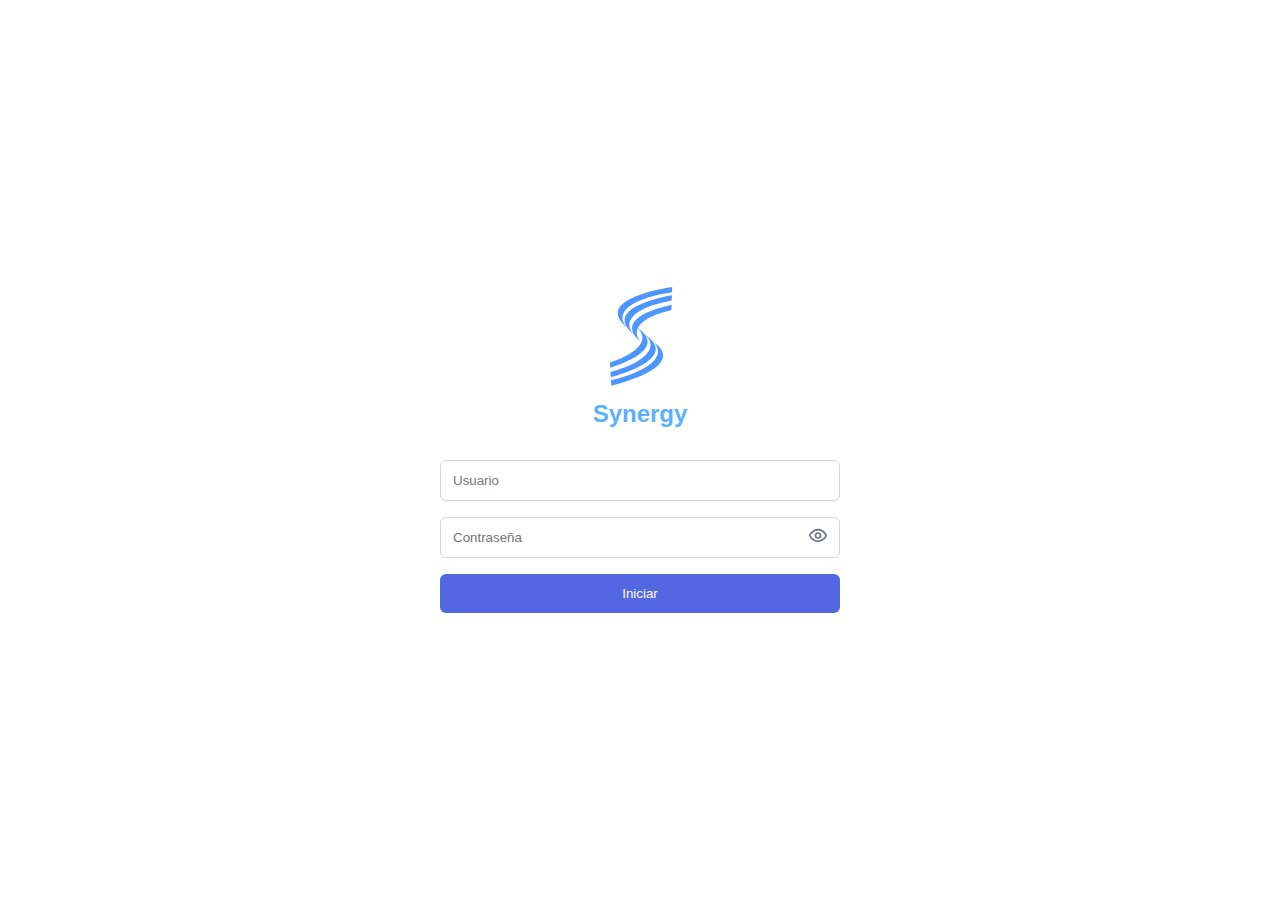
<file: index.html>
<!DOCTYPE html>
<html lang="es">
<head>
    <meta charset="UTF-8">
<!-- Añadir estos meta tags en el <head> -->
    <meta name="apple-mobile-web-app-capable" content="yes">
    <meta name="apple-mobile-web-app-status-bar-style" content="black-translucent">
    <meta name="apple-mobile-web-app-title" content="Synergy">
    <link rel="apple-touch-icon" href="logo.png">
<meta name="viewport" content="width=device-width, initial-scale=1, minimum-scale=1, maximum-scale=1, user-scalable=no, viewport-fit=cover">
    <title>Synergy - Login</title>
    <link rel="stylesheet" href="style.css">
</head>
<body>
    <div class="login-container">
        <div class="logo-container">
            <div class="logo-placeholder">
                <img src="Logo.svg" alt="Synergy Logo" width="66" height="101">
              </div>
            <h1 class="logo-text">Synergy</h1>
        </div>
        
        <form id="loginForm" class="login-form">
            <div id="errorMessage" class="error-message">
                Usuario o contraseña incorrectos
            </div>
            
            <div class="form-group">
                <input type="text" id="username" placeholder="Usuario" required>
            </div>
            
            <div class="form-group">
                <input type="password" id="password" placeholder="Contraseña" required>
                <button type="button" id="passwordToggle" class="password-toggle">
                    <svg xmlns="http://www.w3.org/2000/svg" width="20" height="20" viewBox="0 0 24 24" fill="none" stroke="currentColor" stroke-width="2" stroke-linecap="round" stroke-linejoin="round">
                        <path d="M2 12s3-7 10-7 10 7 10 7-3 7-10 7-10-7-10-7Z"></path>
                        <circle cx="12" cy="12" r="3"></circle>
                    </svg>
                </button>
            </div>
            
            <button type="submit" class="login-button">Iniciar</button>
        </form>
    </div>
    
    <script src="login.js"></script>
    <link rel="manifest" href="/manifest.json">
<script src="install.js"></script>
<script>
    if ('serviceWorker' in navigator) {
      const swToRegister = isIOS() ? 'ios-sw.js' : 'sw.js';
      
      window.addEventListener('load', () => {
        navigator.serviceWorker.register(swToRegister)
          .then(registration => {
            console.log('SW registered:', registration);
            if (isIOS()) registration.update();
          })
          .catch(err => console.log('SW registration failed:', err));
      });
      
      function isIOS() {
        return /iPad|iPhone|iPod/.test(navigator.userAgent) || 
               (navigator.platform === 'MacIntel' && navigator.maxTouchPoints > 1);
      }
    }
    </script>
<script>
    // Fix para scroll en iOS
    function setupIOSScroll() {
      if (/iPad|iPhone|iPod/.test(navigator.userAgent)) {
        // Deshabilitar el bounce effect
        document.body.style.overscrollBehaviorY = 'none';
        
        // Asegurar que el viewport no se mueva con el teclado
        const inputs = document.querySelectorAll('input, textarea, select');
        inputs.forEach(input => {
          input.addEventListener('focus', () => {
            setTimeout(() => {
              document.scrollingElement.scrollTop = input.getBoundingClientRect().top - 100;
            }, 100);
          });
        });
        
        // Prevenir zoom en inputs
        document.addEventListener('gesturestart', e => e.preventDefault());
      }
    }
    
    document.addEventListener('DOMContentLoaded', setupIOSScroll);
    window.addEventListener('load', setupIOSScroll);
    </script>
</body>
</html>
</file>
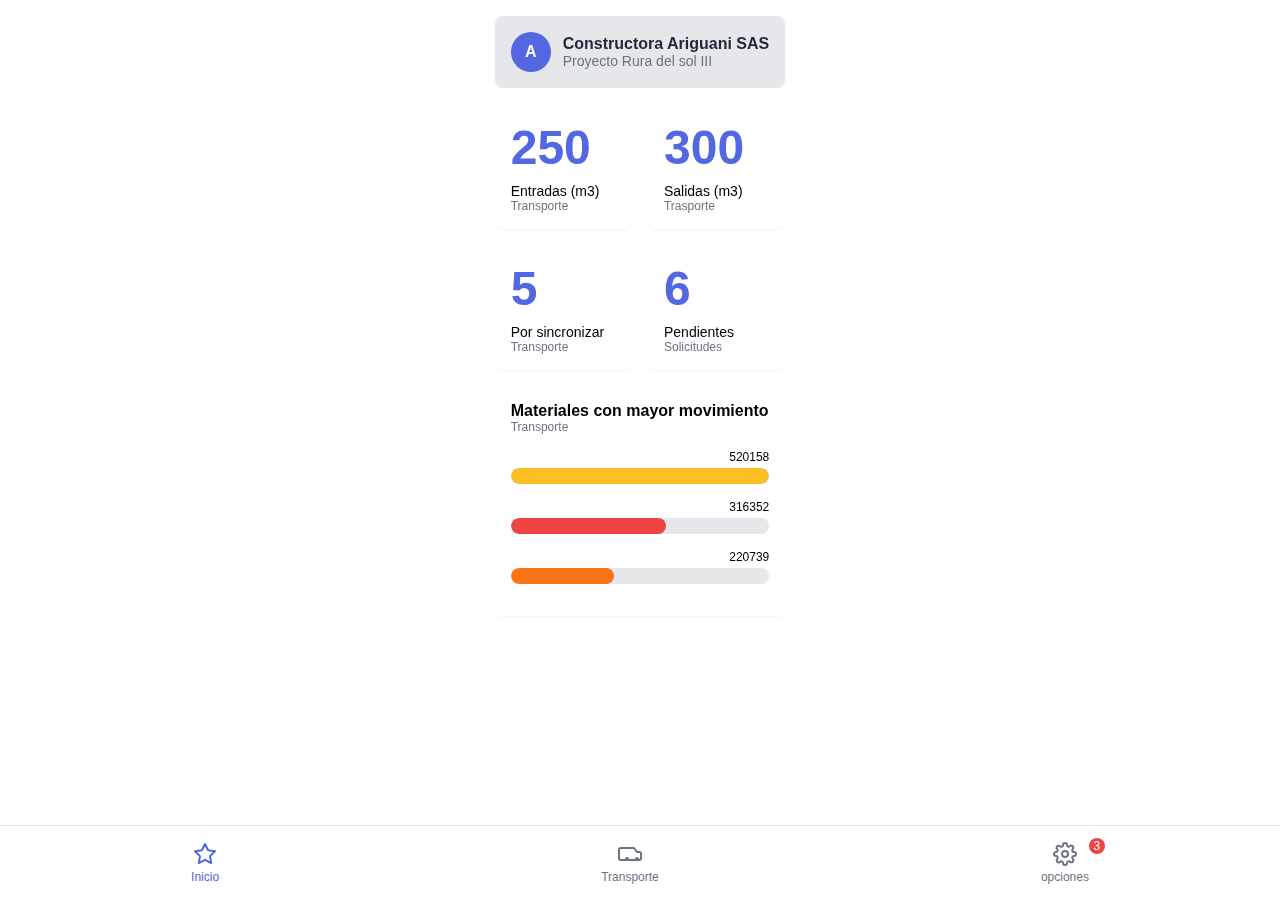
<file: dashboard.html>
<!DOCTYPE html>
<html lang="es">
<head>
    <meta name="apple-mobile-web-app-capable" content="yes">
    <meta name="apple-mobile-web-app-status-bar-style" content="black-translucent">
    <meta name="apple-mobile-web-app-title" content="Synergy">
    <link rel="apple-touch-icon" href="logo.png">
    <meta charset="UTF-8">
    <meta name="viewport" content="width=device-width, initial-scale=1, minimum-scale=1, maximum-scale=1, user-scalable=no, viewport-fit=cover">
    <title>Dashboard - Constructora Ariguani</title>
    <link rel="stylesheet" href="style.css">
    <link rel="manifest" href="/manifest.json">
</head>
<body>
    <div class="app-container">
        <main class="main-content">
            <!-- Header con información de la empresa -->
            <div class="company-header">
                <div class="avatar">
                    <span>A</span>
                </div>
                <div>
                    <h1 class="company-name">Constructora Ariguani SAS</h1>
                    <p class="project-name">Proyecto Rura del sol III</p>
                </div>
            </div>
            
            <!-- Tarjetas de estadísticas -->
            <div class="stats-grid">
                <div class="stat-card">
                    <div class="stat-number">250</div>
                    <div class="stat-label">Entradas (m3)</div>
                    <div class="stat-sublabel">Transporte</div>
                </div>
                
                <div class="stat-card">
                    <div class="stat-number">300</div>
                    <div class="stat-label">Salidas (m3)</div>
                    <div class="stat-sublabel">Trasporte</div>
                </div>
                
                <div class="stat-card">
                    <div class="stat-number">5</div>
                    <div class="stat-label">Por sincronizar</div>
                    <div class="stat-sublabel">Transporte</div>
                </div>
                
                <div class="stat-card">
                    <div class="stat-number">6</div>
                    <div class="stat-label">Pendientes</div>
                    <div class="stat-sublabel">Solicitudes</div>
                </div>
            </div>
            
            <!-- Gráfico de barras -->
            <div class="chart-card">
                <div class="chart-header">
                    <h2 class="chart-title">Materiales con mayor movimiento</h2>
                    <div class="chart-subtitle">Transporte</div>
                </div>
                
                <div class="chart-container">
                    <div class="chart-bar-container">
                        <div class="chart-bar-header">
                            <span></span>
                            <span>520158</span>
                        </div>
                        <div class="chart-bar-bg">
                            <div class="chart-bar yellow" style="width: 100%"></div>
                        </div>
                    </div>
                    
                    <div class="chart-bar-container">
                        <div class="chart-bar-header">
                            <span></span>
                            <span>316352</span>
                        </div>
                        <div class="chart-bar-bg">
                            <div class="chart-bar red" style="width: 60%"></div>
                        </div>
                    </div>
                    
                    <div class="chart-bar-container">
                        <div class="chart-bar-header">
                            <span></span>
                            <span>220739</span>
                        </div>
                        <div class="chart-bar-bg">
                            <div class="chart-bar orange" style="width: 40%"></div>
                        </div>
                    </div>
                </div>
            </div>
            
           

            <!-- Espaciador para iOS -->
            <div class="ios-spacer" style="height: env(safe-area-inset-bottom);"></div>
        </main>
        
        <!-- Barra de navegación -->
        <nav class="navbar">
            <button class="nav-button active" data-page="dashboard">
                <svg xmlns="http://www.w3.org/2000/svg" width="24" height="24" viewBox="0 0 24 24" fill="none" stroke="currentColor" stroke-width="2" stroke-linecap="round" stroke-linejoin="round">
                    <polygon points="12 2 15.09 8.26 22 9.27 17 14.14 18.18 21.02 12 17.77 5.82 21.02 7 14.14 2 9.27 8.91 8.26 12 2"></polygon>
                </svg>
                <span>Inicio</span>
            </button>
            
            <button class="nav-button" data-page="transporte">
                <svg xmlns="http://www.w3.org/2000/svg" width="24" height="24" viewBox="0 0 24 24" fill="none" stroke="currentColor" stroke-width="2" stroke-linecap="round" stroke-linejoin="round">
                    <path d="M3 6h13l3 4h2a2 2 0 0 1 2 2v4a2 2 0 0 1-2 2H3a2 2 0 0 1-2-2V8a2 2 0 0 1 2-2z"></path>
                    <circle cx="9" cy="17" r="1"></circle>
                    <circle cx="19" cy="17" r="1"></circle>
                </svg>
                <span>Transporte</span>
            </button>
            
            <button class="nav-button" data-page="opciones">
                <svg xmlns="http://www.w3.org/2000/svg" width="24" height="24" viewBox="0 0 24 24" fill="none" stroke="currentColor" stroke-width="2" stroke-linecap="round" stroke-linejoin="round">
                    <circle cx="12" cy="12" r="3"></circle>
                    <path d="M19.4 15a1.65 1.65 0 0 0 .33 1.82l.06.06a2 2 0 0 1 0 2.83 2 2 0 0 1-2.83 0l-.06-.06a1.65 1.65 0 0 0-1.82-.33 1.65 1.65 0 0 0-1 1.51V21a2 2 0 0 1-2 2 2 2 0 0 1-2-2v-.09A1.65 1.65 0 0 0 9 19.4a1.65 1.65 0 0 0-1.82.33l-.06.06a2 2 0 0 1-2.83 0 2 2 0 0 1 0-2.83l.06-.06a1.65 1.65 0 0 0 .33-1.82 1.65 1.65 0 0 0-1.51-1H3a2 2 0 0 1-2-2 2 2 0 0 1 2-2h.09A1.65 1.65 0 0 0 4.6 9a1.65 1.65 0 0 0-.33-1.82l-.06-.06a2 2 0 0 1 0-2.83 2 2 0 0 1 2.83 0l.06.06a1.65 1.65 0 0 0 1.82.33H9a1.65 1.65 0 0 0 1-1.51V3a2 2 0 0 1 2-2 2 2 0 0 1 2 2v.09a1.65 1.65 0 0 0 1 1.51 1.65 1.65 0 0 0 1.82-.33l.06-.06a2 2 0 0 1 2.83 0 2 2 0 0 1 0 2.83l-.06.06a1.65 1.65 0 0 0-.33 1.82V9a1.65 1.65 0 0 0 1.51 1H21a2 2 0 0 1 2 2 2 2 0 0 1-2 2h-.09a1.65 1.65 0 0 0-1.51 1z"></path>
                </svg>
                <span>opciones</span>
                <span class="notification-badge">3</span>
            </button>
        </nav>
    </div>
    
    <script src="app.js"></script>
    <script src="install.js"></script>
    <script>
    document.addEventListener('DOMContentLoaded', function() {
        // Ajustar altura dinámica para iOS
        const isIOS = /iPad|iPhone|iPod/.test(navigator.userAgent) || 
                      (navigator.platform === 'MacIntel' && navigator.maxTouchPoints > 1);
        
        if (isIOS) {
            const setAppHeight = () => {
                document.documentElement.style.height = `${window.innerHeight}px`;
                document.body.style.height = `${window.innerHeight}px`;
            };
            
            window.addEventListener('resize', setAppHeight);
            setAppHeight();
        }
    });
    </script>
</body>
</html>
</file>
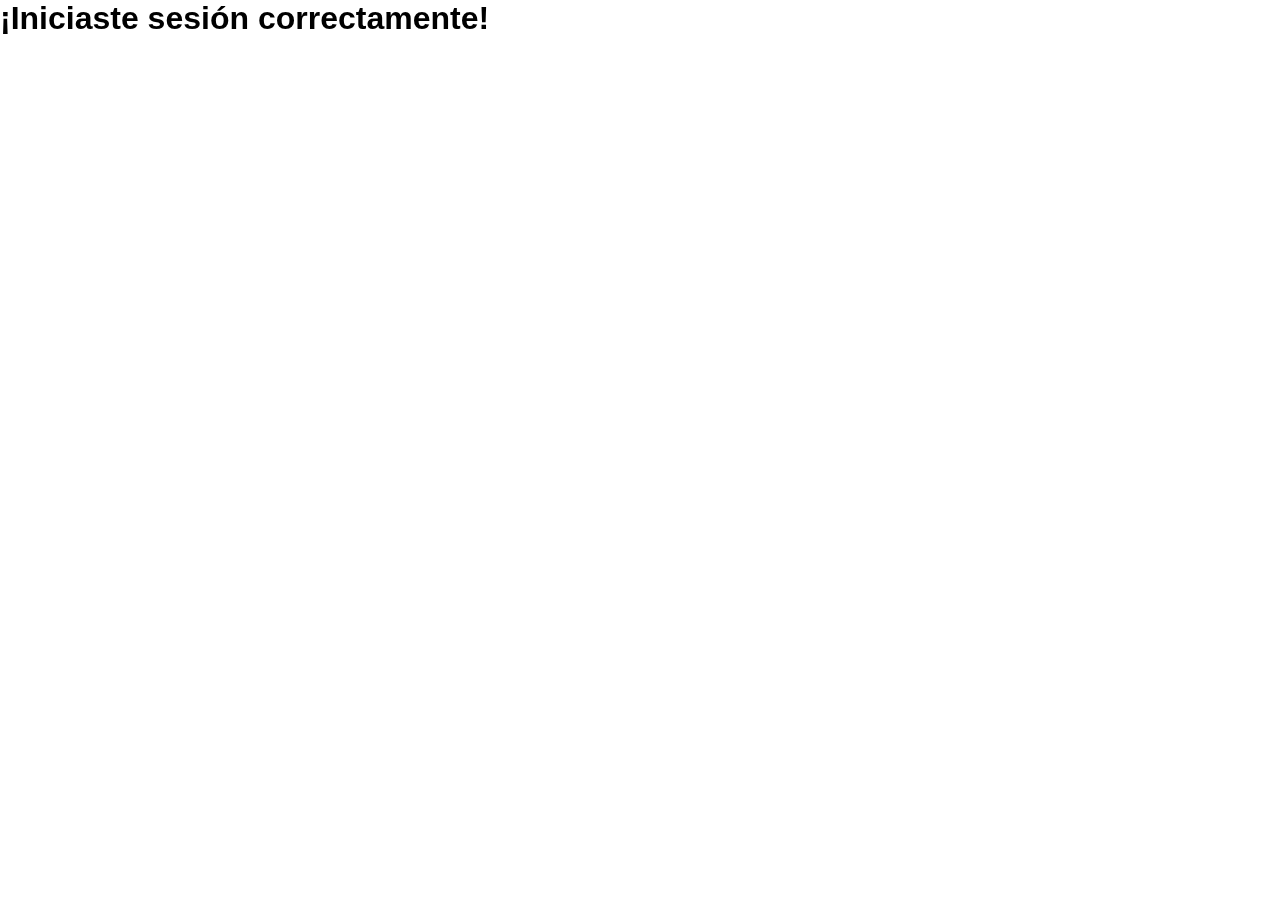
<file: login.html>
<!DOCTYPE html>
<html lang="en">
<head>
  <meta charset="UTF-8">
  <meta name="viewport" content="width=device-width, initial-scale=1, minimum-scale=1, maximum-scale=1, user-scalable=no, viewport-fit=cover">
  <title>Inicio</title>
  <link rel="stylesheet" href="style.css">
</head>
<body>
  <div class="container">
    <h1>¡Iniciaste sesión correctamente!</h1>
  </div>
</body>
<link rel="manifest" href="/manifest.json">
<script src="install.js"></script>
</html>
</file>
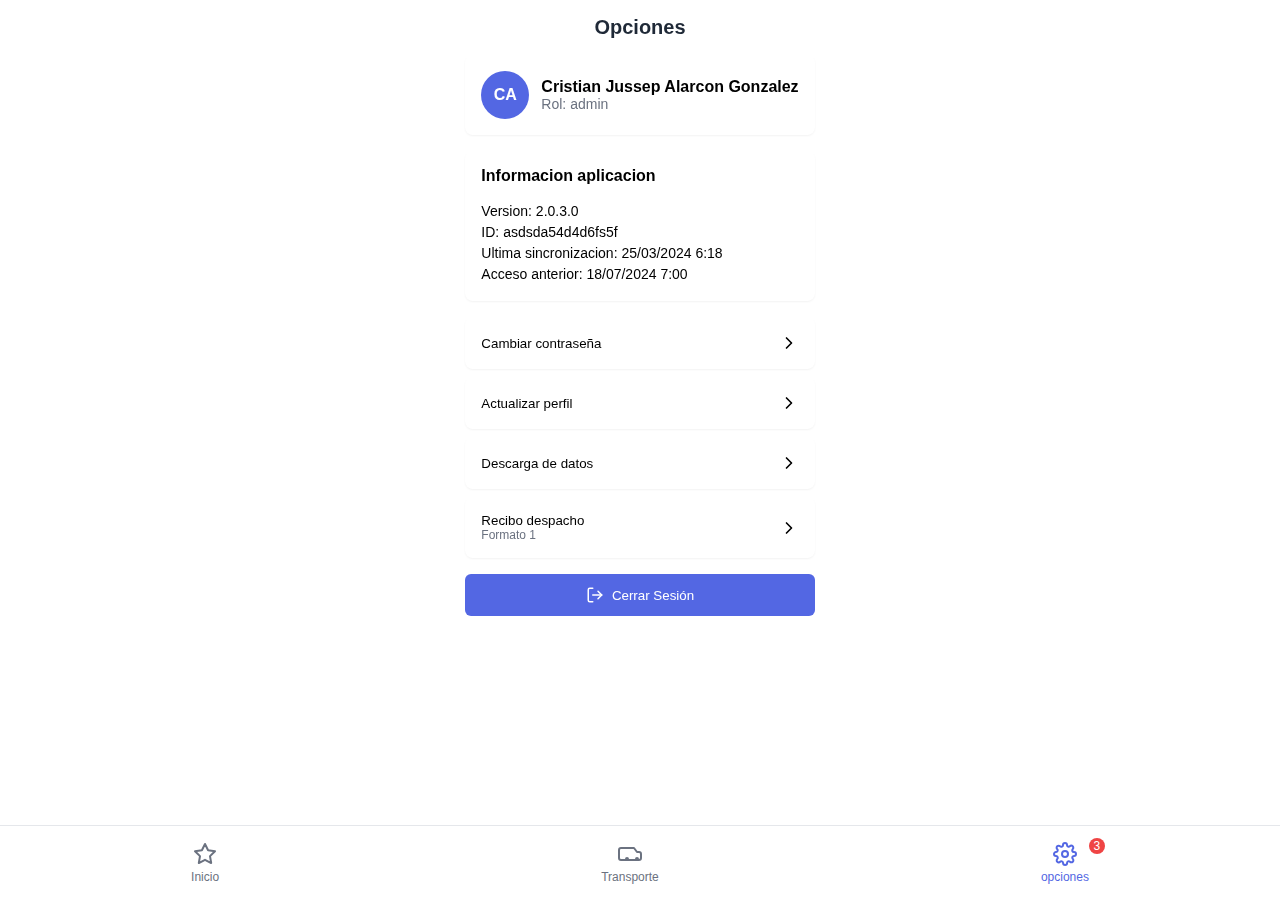
<file: opciones.html>
<!DOCTYPE html>
<html lang="es">
<head>
    <!-- Añadir estos meta tags en el <head> -->
<meta name="apple-mobile-web-app-capable" content="yes">
<meta name="apple-mobile-web-app-status-bar-style" content="black-translucent">
<meta name="apple-mobile-web-app-title" content="Synergy">
<link rel="apple-touch-icon" href="logo.png">
    <meta charset="UTF-8">
    <meta name="viewport" content="width=device-width, initial-scale=1, minimum-scale=1, maximum-scale=1, user-scalable=no, viewport-fit=cover">
    <title>Opciones - Constructora Ariguani</title>
    <link rel="stylesheet" href="style.css">
</head>
<body>
    <div class="app-container">
        <main class="main-content">
            <h1 class="page-title text-center">Opciones</h1>
            
            <!-- Información del usuario -->
            <div class="user-card">
                <div class="user-avatar">
                    <span>CA</span>
                </div>
                <div class="user-info">
                    <h2 class="user-name">Cristian Jussep Alarcon Gonzalez</h2>
                    <p class="user-role">Rol: admin</p>
                </div>
            </div>
            
            <!-- Información de la aplicación -->
            <div class="card">
                <h2 class="card-title">Informacion aplicacion</h2>
                <div class="app-info">
                    <p><span class="info-label">Version:</span> 2.0.3.0</p>
                    <p><span class="info-label">ID:</span> asdsda54d4d6fs5f</p>
                    <p><span class="info-label">Ultima sincronizacion:</span> 25/03/2024 6:18</p>
                    <p><span class="info-label">Acceso anterior:</span> 18/07/2024 7:00</p>
                </div>
            </div>
            
            <!-- Opciones de menú -->
            <div class="menu-options">
                <button class="menu-option">
                    <span>Cambiar contraseña</span>
                    <svg xmlns="http://www.w3.org/2000/svg" width="20" height="20" viewBox="0 0 24 24" fill="none" stroke="currentColor" stroke-width="2" stroke-linecap="round" stroke-linejoin="round">
                        <polyline points="9 18 15 12 9 6"></polyline>
                    </svg>
                </button>
                
                <button class="menu-option">
                    <span>Actualizar perfil</span>
                    <svg xmlns="http://www.w3.org/2000/svg" width="20" height="20" viewBox="0 0 24 24" fill="none" stroke="currentColor" stroke-width="2" stroke-linecap="round" stroke-linejoin="round">
                        <polyline points="9 18 15 12 9 6"></polyline>
                    </svg>
                </button>
                
                <button class="menu-option">
                    <span>Descarga de datos</span>
                    <svg xmlns="http://www.w3.org/2000/svg" width="20" height="20" viewBox="0 0 24 24" fill="none" stroke="currentColor" stroke-width="2" stroke-linecap="round" stroke-linejoin="round">
                        <polyline points="9 18 15 12 9 6"></polyline>
                    </svg>
                </button>
                
                <button class="menu-option">
                    <div>
                        <span>Recibo despacho</span>
                        <p class="option-subtitle">Formato 1</p>
                    </div>
                    <svg xmlns="http://www.w3.org/2000/svg" width="20" height="20" viewBox="0 0 24 24" fill="none" stroke="currentColor" stroke-width="2" stroke-linecap="round" stroke-linejoin="round">
                        <polyline points="9 18 15 12 9 6"></polyline>
                    </svg>
                </button>
            </div>
            
            <!-- Botón de cerrar sesión -->
            <button id="logoutButton" class="logout-button">
                <svg xmlns="http://www.w3.org/2000/svg" width="18" height="18" viewBox="0 0 24 24" fill="none" stroke="currentColor" stroke-width="2" stroke-linecap="round" stroke-linejoin="round">
                    <path d="M9 21H5a2 2 0 0 1-2-2V5a2 2 0 0 1 2-2h4"></path>
                    <polyline points="16 17 21 12 16 7"></polyline>
                    <line x1="21" y1="12" x2="9" y2="12"></line>
                </svg>
                Cerrar Sesión
            </button>
        </main>
        
        <!-- Barra de navegación -->
        <nav class="navbar">
            <button class="nav-button" data-page="dashboard">
                <svg xmlns="http://www.w3.org/2000/svg" width="24" height="24" viewBox="0 0 24 24" fill="none" stroke="currentColor" stroke-width="2" stroke-linecap="round" stroke-linejoin="round">
                    <polygon points="12 2 15.09 8.26 22 9.27 17 14.14 18.18 21.02 12 17.77 5.82 21.02 7 14.14 2 9.27 8.91 8.26 12 2"></polygon>
                </svg>
                <span>Inicio</span>
            </button>
            
            <button class="nav-button" data-page="transporte">
                <svg xmlns="http://www.w3.org/2000/svg" width="24" height="24" viewBox="0 0 24 24" fill="none" stroke="currentColor" stroke-width="2" stroke-linecap="round" stroke-linejoin="round">
                    <path d="M3 6h13l3 4h2a2 2 0 0 1 2 2v4a2 2 0 0 1-2 2H3a2 2 0 0 1-2-2V8a2 2 0 0 1 2-2z"></path>
                    <circle cx="9" cy="17" r="1"></circle>
                    <circle cx="19" cy="17" r="1"></circle>
                </svg>
                <span>Transporte</span>
            </button>
            
            <button class="nav-button active" data-page="opciones">
                <svg xmlns="http://www.w3.org/2000/svg" width="24" height="24" viewBox="0 0 24 24" fill="none" stroke="currentColor" stroke-width="2" stroke-linecap="round" stroke-linejoin="round">
                    <circle cx="12" cy="12" r="3"></circle>
                    <path d="M19.4 15a1.65 1.65 0 0 0 .33 1.82l.06.06a2 2 0 0 1 0 2.83 2 2 0 0 1-2.83 0l-.06-.06a1.65 1.65 0 0 0-1.82-.33 1.65 1.65 0 0 0-1 1.51V21a2 2 0 0 1-2 2 2 2 0 0 1-2-2v-.09A1.65 1.65 0 0 0 9 19.4a1.65 1.65 0 0 0-1.82.33l-.06.06a2 2 0 0 1-2.83 0 2 2 0 0 1 0-2.83l.06-.06a1.65 1.65 0 0 0 .33-1.82 1.65 1.65 0 0 0-1.51-1H3a2 2 0 0 1-2-2 2 2 0 0 1 2-2h.09A1.65 1.65 0 0 0 4.6 9a1.65 1.65 0 0 0-.33-1.82l-.06-.06a2 2 0 0 1 0-2.83 2 2 0 0 1 2.83 0l.06.06a1.65 1.65 0 0 0 1.82.33H9a1.65 1.65 0 0 0 1-1.51V3a2 2 0 0 1 2-2 2 2 0 0 1 2 2v.09a1.65 1.65 0 0 0 1 1.51 1.65 1.65 0 0 0 1.82-.33l.06-.06a2 2 0 0 1 2.83 0 2 2 0 0 1 0 2.83l-.06.06a1.65 1.65 0 0 0-.33 1.82V9a1.65 1.65 0 0 0 1.51 1H21a2 2 0 0 1 2 2 2 2 0 0 1-2 2h-.09a1.65 1.65 0 0 0-1.51 1z"></path>
                </svg>
                <span>opciones</span>
                <span class="notification-badge">3</span>
            </button>
        </nav>
    </div>
    
    <script src="app.js"></script>
    <link rel="manifest" href="/manifest.json">
<script src="install.js"></script>
<script>
    // Fix para scroll en iOS
    function setupIOSScroll() {
      if (/iPad|iPhone|iPod/.test(navigator.userAgent)) {
        // Deshabilitar el bounce effect
        document.body.style.overscrollBehaviorY = 'none';
        
        // Asegurar que el viewport no se mueva con el teclado
        const inputs = document.querySelectorAll('input, textarea, select');
        inputs.forEach(input => {
          input.addEventListener('focus', () => {
            setTimeout(() => {
              document.scrollingElement.scrollTop = input.getBoundingClientRect().top - 100;
            }, 100);
          });
        });
        
        // Prevenir zoom en inputs
        document.addEventListener('gesturestart', e => e.preventDefault());
      }
    }
    
    document.addEventListener('DOMContentLoaded', setupIOSScroll);
    window.addEventListener('load', setupIOSScroll);
    </script>
</body>
</html>
</file>
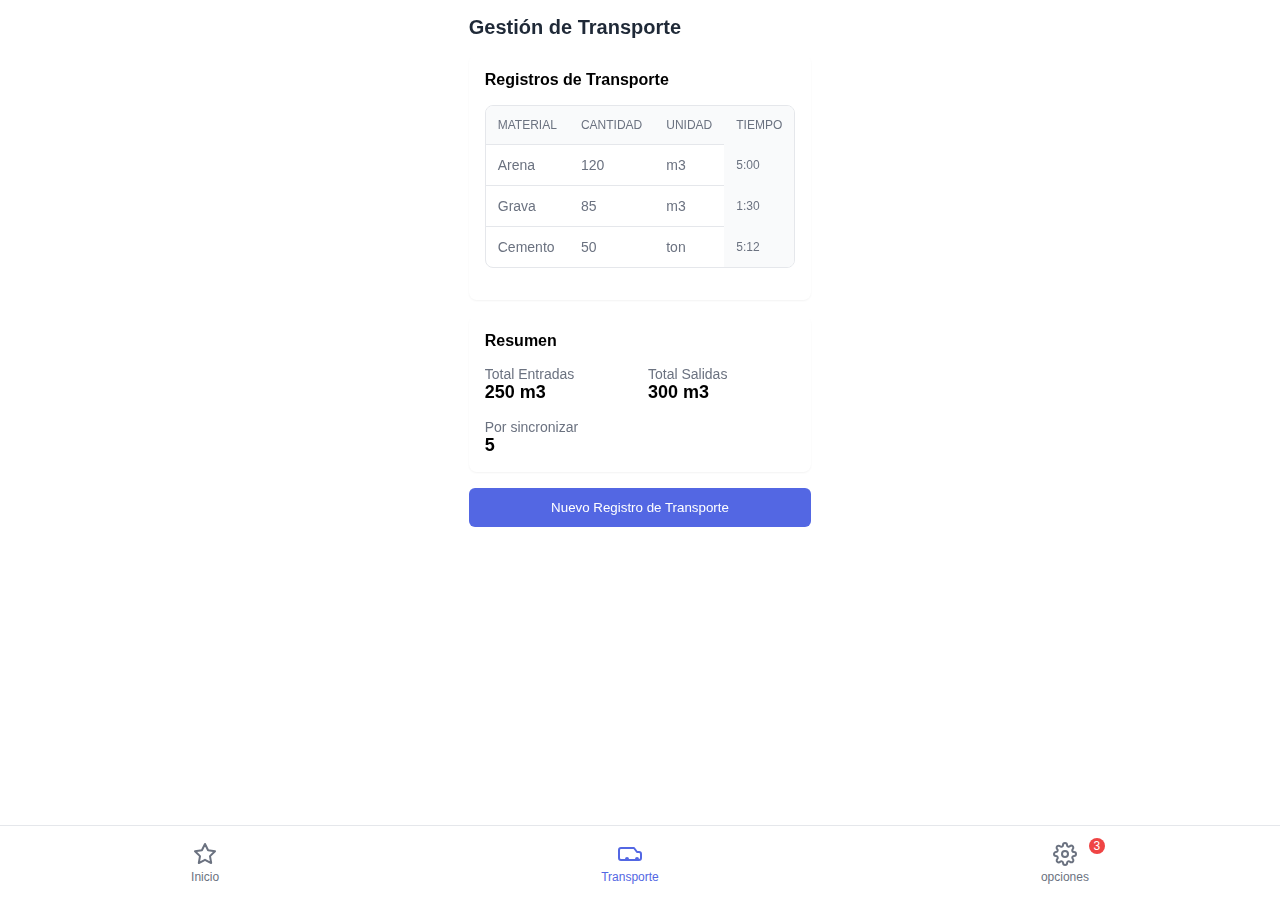
<file: transporte.html>
<!DOCTYPE html>
<html lang="es">
<head>
    <!-- Añadir estos meta tags en el <head> -->
<meta name="apple-mobile-web-app-capable" content="yes">
<meta name="apple-mobile-web-app-status-bar-style" content="black-translucent">
<meta name="apple-mobile-web-app-title" content="Synergy">
<link rel="apple-touch-icon" href="logo.png">
    <meta charset="UTF-8">
    <meta name="viewport" content="width=device-width, initial-scale=1, minimum-scale=1, maximum-scale=1, user-scalable=no, viewport-fit=cover">
    <title>Transporte - Constructora Ariguani</title>
    <link rel="stylesheet" href="style.css">
</head>
<body>
    <div class="app-container">
        <main class="main-content">
            <h1 class="page-title">Gestión de Transporte</h1>
            
            <div id="transporteListView">
                <!-- Tabla de registros -->
                <div class="card">
                    <h2 class="card-title">Registros de Transporte</h2>
                    <div class="table-container">
                        <table class="data-table">
                            <thead>
                                <tr>
                                    <th>Material</th>
                                    <th>Cantidad</th>
                                    <th>Unidad</th>
                                    <th>Tiempo</th>
                                </tr>
                            </thead>
                            <tbody>
                                <tr>
                                    <td>Arena</td>
                                    <td>120</td>
                                    <td>m3</td>
                                    <th>5:00</th>
                                </tr>
                                <tr>
                                    <td>Grava</td>
                                    <td>85</td>
                                    <td>m3</td>
                                    <th>1:30</th>
                                </tr>
                                <tr>
                                    <td>Cemento</td>
                                    <td>50</td>
                                    <td>ton</td>
                                    <th>5:12</th>
                                </tr>
                            </tbody>
                        </table>
                    </div>
                </div>
                
                <!-- Resumen -->
                <div class="card">
                    <h2 class="card-title">Resumen</h2>
                    <div class="summary-grid">
                        <div class="summary-item">
                            <p class="summary-label">Total Entradas</p>
                            <p class="summary-value">250 m3</p>
                        </div>
                        <div class="summary-item">
                            <p class="summary-label">Total Salidas</p>
                            <p class="summary-value">300 m3</p>
                        </div>
                        <div class="summary-item">
                            <p class="summary-label">Por sincronizar</p>
                            <p class="summary-value">5</p>
                        </div>
                    </div>
                </div>
                
                <button id="showFormButton" class="primary-button">Nuevo Registro de Transporte</button>
            </div>
            
            <!-- Formulario de transporte (inicialmente oculto) -->
            <div id="transporteFormView" class="hidden">
                <div class="card">
                    <h2 class="card-title">Nuevo Registro de Transporte</h2>
                    <form id="transporteForm" class="form">
                        <div class="form-group">
                            <label for="origen">Origen</label>
                            <input type="text" id="origen" name="origen" required>
                        </div>
                        
                        <div class="form-group">
                            <label for="destino">Destino</label>
                            <input type="text" id="destino" name="destino" required>
                        </div>
                        
                        <div class="form-group">
                            <label for="material">Material</label>
                            <select id="material" name="material" required>
                                <option value="">Seleccionar material</option>
                                <option value="Arena">Arena</option>
                                <option value="Grava">Grava</option>
                                <option value="Cemento">Cemento</option>
                                <option value="Acero">Acero</option>
                            </select>
                        </div>
                        
                        <div class="form-group">
                            <label for="cantidad">Cantidad</label>
                            <input type="number" id="cantidad" name="cantidad" required>
                        </div>
                        
                        <div class="form-group">
                            <label for="vehiculo">Vehículo</label>
                            <input type="text" id="vehiculo" name="vehiculo" required>
                        </div>
                        
                        <div class="form-group">
                            <label for="conductor">Conductor</label>
                            <input type="text" id="conductor" name="conductor" required>
                        </div>
                        
                        <div class="form-group">
                            <label for="fecha">Fecha</label>
                            <input type="date" id="fecha" name="fecha" required>
                        </div>
                        
                        <div class="form-buttons">
                            <button type="button" id="cancelFormButton" class="secondary-button">Cancelar</button>
                            <button type="submit" class="primary-button">Guardar</button>
                        </div>
                    </form>
                </div>
            </div>
        </main>
        
        <!-- Barra de navegación -->
        <nav class="navbar">
            <button class="nav-button" data-page="dashboard">
                <svg xmlns="http://www.w3.org/2000/svg" width="24" height="24" viewBox="0 0 24 24" fill="none" stroke="currentColor" stroke-width="2" stroke-linecap="round" stroke-linejoin="round">
                    <polygon points="12 2 15.09 8.26 22 9.27 17 14.14 18.18 21.02 12 17.77 5.82 21.02 7 14.14 2 9.27 8.91 8.26 12 2"></polygon>
                </svg>
                <span>Inicio</span>
            </button>
            
            <button class="nav-button active" data-page="transporte">
                <svg xmlns="http://www.w3.org/2000/svg" width="24" height="24" viewBox="0 0 24 24" fill="none" stroke="currentColor" stroke-width="2" stroke-linecap="round" stroke-linejoin="round">
                    <path d="M3 6h13l3 4h2a2 2 0 0 1 2 2v4a2 2 0 0 1-2 2H3a2 2 0 0 1-2-2V8a2 2 0 0 1 2-2z"></path>
                    <circle cx="9" cy="17" r="1"></circle>
                    <circle cx="19" cy="17" r="1"></circle>
                </svg>
                <span>Transporte</span>
            </button>
            
            <button class="nav-button" data-page="opciones">
                <svg xmlns="http://www.w3.org/2000/svg" width="24" height="24" viewBox="0 0 24 24" fill="none" stroke="currentColor" stroke-width="2" stroke-linecap="round" stroke-linejoin="round">
                    <circle cx="12" cy="12" r="3"></circle>
                    <path d="M19.4 15a1.65 1.65 0 0 0 .33 1.82l.06.06a2 2 0 0 1 0 2.83 2 2 0 0 1-2.83 0l-.06-.06a1.65 1.65 0 0 0-1.82-.33 1.65 1.65 0 0 0-1 1.51V21a2 2 0 0 1-2 2 2 2 0 0 1-2-2v-.09A1.65 1.65 0 0 0 9 19.4a1.65 1.65 0 0 0-1.82.33l-.06.06a2 2 0 0 1-2.83 0 2 2 0 0 1 0-2.83l.06-.06a1.65 1.65 0 0 0 .33-1.82 1.65 1.65 0 0 0-1.51-1H3a2 2 0 0 1-2-2 2 2 0 0 1 2-2h.09A1.65 1.65 0 0 0 4.6 9a1.65 1.65 0 0 0-.33-1.82l-.06-.06a2 2 0 0 1 0-2.83 2 2 0 0 1 2.83 0l.06.06a1.65 1.65 0 0 0 1.82.33H9a1.65 1.65 0 0 0 1-1.51V3a2 2 0 0 1 2-2 2 2 0 0 1 2 2v.09a1.65 1.65 0 0 0 1 1.51 1.65 1.65 0 0 0 1.82-.33l.06-.06a2 2 0 0 1 2.83 0 2 2 0 0 1 0 2.83l-.06.06a1.65 1.65 0 0 0-.33 1.82V9a1.65 1.65 0 0 0 1.51 1H21a2 2 0 0 1 2 2 2 2 0 0 1-2 2h-.09a1.65 1.65 0 0 0-1.51 1z"></path>
                </svg>
                <span>opciones</span>
                <span class="notification-badge">3</span>
            </button>
        </nav>
    </div>
    
    <script src="app.js"></script>
    <link rel="manifest" href="/manifest.json">
<script src="install.js"></script>
<script>
    // Fix para scroll en iOS
    function setupIOSScroll() {
      if (/iPad|iPhone|iPod/.test(navigator.userAgent)) {
        // Deshabilitar el bounce effect
        document.body.style.overscrollBehaviorY = 'none';
        
        // Asegurar que el viewport no se mueva con el teclado
        const inputs = document.querySelectorAll('input, textarea, select');
        inputs.forEach(input => {
          input.addEventListener('focus', () => {
            setTimeout(() => {
              document.scrollingElement.scrollTop = input.getBoundingClientRect().top - 100;
            }, 100);
          });
        });
        
        // Prevenir zoom en inputs
        document.addEventListener('gesturestart', e => e.preventDefault());
      }
    }
    
    document.addEventListener('DOMContentLoaded', setupIOSScroll);
    window.addEventListener('load', setupIOSScroll);
    </script>
</body>
</html>
</file>
<file: style.css>
/* Estilos generales */
* {
  margin: 0;
  padding: 0;
  box-sizing: border-box;
  font-family: Arial, sans-serif;
}

/* Reset y pantalla completa */
html, body {
  margin: 0;
  padding: 0;
  width: 100%;
  height: 100%;
  overflow: hidden;
  -webkit-tap-highlight-color: transparent;
}

/* Evitar zoom automático en inputs en iOS */
@media screen and (max-device-width: 480px) {
  input, select, textarea {
    font-size: 16px !important;
  }
}

/* Asegurar que los formularios no desborden */
.form-group input, .form-group select {
  max-width: 100%;
  box-sizing: border-box;
}
/* Para tablas en transporte.html */
.table-container {
  max-height: 50vh;
  overflow-y: auto;
  -webkit-overflow-scrolling: touch;
  margin-bottom: 1rem;
  border: 1px solid #e5e7eb;
  border-radius: 0.5rem;
}

/* Para el dashboard */
.stats-grid, .chart-container {
  overflow: visible;
}
/* iPhone específico */
@media (max-width: 767px) {
  .main-content {
    padding-left: env(safe-area-inset-left);
    padding-right: env(safe-area-inset-right);
  }
  
  /* Asegurar que los elementos no se oculten detrás del notch */
  .page-title, .card-title {
    padding-top: env(safe-area-inset-top);
  }
  
  /* Contenedores con scroll en móviles */
  .card {
    max-height: none;
    overflow: visible;
  }
  
  /* Tablas en móviles */
  .data-table {
    display: block;
    width: 100%;
    overflow-x: auto;
    -webkit-overflow-scrolling: touch;
  }
}
/* Contenedor de gráficos con scroll horizontal si es necesario */
.chart-container {
  max-width: 100%;
  overflow-x: auto;
  -webkit-overflow-scrolling: touch;
  padding-bottom: 0.5rem;
}

/* Barra de scroll personalizada (opcional) */
::-webkit-scrollbar {
  width: 6px;
  height: 6px;
}

::-webkit-scrollbar-track {
  background: #f1f1f1;
  border-radius: 3px;
}

::-webkit-scrollbar-thumb {
  background: #5367E3;
  border-radius: 3px;
}

::-webkit-scrollbar-thumb:hover {
  background: #4355D0;
}

/* Añadir al inicio de style.css */
:root {
  --safe-area-top: env(safe-area-inset-top, 0px);
  --safe-area-bottom: env(safe-area-inset-bottom, 0px);
}

/* Contenedor principal con scroll */
.app-container {
  display: flex;
  flex-direction: column;
  height: 100vh;
  height: -webkit-fill-available; /* Para Safari iOS */
  overflow: hidden;
  position: relative;
}

.main-content {
  flex: 1;
  overflow-y: auto;
  -webkit-overflow-scrolling: touch; /* Scroll suave en iOS */
  padding: 1rem;
  padding-bottom: calc(1rem + var(--safe-area-bottom));
  padding-top: var(--safe-area-top);
}

/* Corrección específica para iOS */
@supports (-webkit-touch-callout: none) {
  .main-content {
    padding-bottom: calc(1rem + env(safe-area-inset-bottom));
  }
}
body {
  position: fixed;
  overscroll-behavior-y: none;
}

/* Asegurar que el contenedor ocupe toda la pantalla */
.app-container, .login-container {
  width: 100%;
  height: 100vh;
  height: -webkit-fill-available; /* Para Safari */
  overflow: auto;
}
.hidden {
  display: none !important;
}

.text-center {
  text-align: center;
}
.install-button {
  position: fixed;
  bottom: 80px;
  left: 50%;
  transform: translateX(-50%);
  padding: 10px 20px;
  background-color: #5367E3;
  color: white;
  border: none;
  border-radius: 5px;
  z-index: 1000;
}
/* Estilos para la página de login */
.login-container {
  display: flex;
  flex-direction: column;
  align-items: center;
  justify-content: center;
  min-height: 100vh;
  padding: 1rem;
  background-color: white;
}

.logo-container {
  margin-bottom: 2rem;
  text-align: center;
}

.logo-placeholder {
  width: 96px;
  height: 96px;
  margin: 0 auto 1rem;
  display: flex;
  align-items: center;
  justify-content: center;
}

.logo-text {
  font-size: 1.5rem;
  font-weight: bold;
  color: #5db0ff;
}

.login-form {
  width: 100%;
  max-width: 400px;
}

.form-group {
  margin-bottom: 1rem;
  position: relative;
}

.error-message {
  padding: 0.5rem;
  font-size: 0.875rem;
  color: #ef4444;
  background-color: #fee2e2;
  border-radius: 0.375rem;
  margin-bottom: 1rem;
  display: none;
}

input, select {
  width: 100%;
  padding: 0.75rem;
  border: 1px solid #d1d5db;
  border-radius: 0.375rem;
  outline: none;
  transition: border-color 0.2s, box-shadow 0.2s;
}

input:focus, select:focus {
  border-color: #5367E3;
  box-shadow: 0 0 0 1px #5367E3;
}

.password-toggle {
  position: absolute;
  right: 0.75rem;
  top: 50%;
  transform: translateY(-50%);
  background: none;
  border: none;
  cursor: pointer;
  color: #6b7280;
}

.login-button, .primary-button {
  width: 100%;
  padding: 0.75rem;
  background-color: #5367E3;
  color: white;
  border: none;
  border-radius: 0.375rem;
  cursor: pointer;
  transition: background-color 0.2s;
}

.login-button:hover, .primary-button:hover {
  background-color: #4355D0;
}

/* Estilos para la aplicación principal */
.app-container {
  display: flex;
  flex-direction: column;
  min-height: 100vh;
  position: relative;
}

.main-content {
  flex: 1;
  padding: 1rem;
  padding-bottom: 5rem; /* Espacio para la barra de navegación */
}

.page-title {
  font-size: 1.25rem;
  font-weight: bold;
  margin-bottom: 1rem;
  color: #1f2937;
}

/* Estilos para el dashboard */
.company-header {
  background-color: #e5e7eb;
  border-radius: 0.5rem;
  padding: 1rem;
  margin-bottom: 1rem;
  display: flex;
  align-items: center;
}

.avatar {
  width: 2.5rem;
  height: 2.5rem;
  border-radius: 50%;
  background-color: #5367E3;
  color: white;
  display: flex;
  align-items: center;
  justify-content: center;
  font-weight: bold;
  margin-right: 0.75rem;
}

.company-name {
  font-weight: bold;
  font-size: 1rem;
  color: #1f2937;
}

.project-name {
  font-size: 0.875rem;
  color: #6b7280;
}

.stats-grid, .empty-stats-grid {
  display: grid;
  grid-template-columns: repeat(2, 1fr);
  gap: 1rem;
  margin-bottom: 1rem;
}

.stat-card, .empty-stat-card {
  background-color: white;
  border-radius: 0.5rem;
  padding: 1rem;
  box-shadow: 0 1px 2px rgba(0, 0, 0, 0.05);
}

.stat-number {
  font-size: 3rem;
  font-weight: bold;
  color: #5367E3;
  margin-bottom: 0.5rem;
}

.stat-label {
  font-size: 0.875rem;
}

.stat-sublabel {
  font-size: 0.75rem;
  color: #6b7280;
}

.empty-stat-card {
  display: flex;
  flex-direction: column;
  align-items: center;
  justify-content: center;
  background-color: #e5e7eb;
  height: 6rem;
}

.triangle-icon {
  width: 2.5rem;
  height: 2.5rem;
  background-color: #d1d5db;
  border-radius: 50%;
  display: flex;
  align-items: center;
  justify-content: center;
  margin-bottom: 0.5rem;
}

.triangle {
  width: 0;
  height: 0;
  border-left: 8px solid transparent;
  border-right: 8px solid transparent;
  border-bottom: 8px solid #6b7280;
}

.empty-stat-number {
  font-size: 1.5rem;
  font-weight: bold;
  color: #9ca3af;
}

.chart-card {
  background-color: white;
  border-radius: 0.5rem;
  padding: 1rem;
  margin-bottom: 1rem;
  box-shadow: 0 1px 2px rgba(0, 0, 0, 0.05);
}

.chart-header {
  margin-bottom: 1rem;
}

.chart-title {
  font-weight: bold;
  font-size: 1rem;
}

.chart-subtitle {
  font-size: 0.75rem;
  color: #6b7280;
}

.chart-container {
  display: flex;
  flex-direction: column;
  gap: 0.5rem;
}

.chart-bar-container {
  margin-bottom: 0.5rem;
}

.chart-bar-header {
  display: flex;
  justify-content: space-between;
  font-size: 0.75rem;
  margin-bottom: 0.25rem;
}

.chart-bar-bg {
  width: 100%;
  height: 1rem;
  background-color: #e5e7eb;
  border-radius: 9999px;
  overflow: hidden;
}

.chart-bar {
  height: 100%;
  border-radius: 9999px;
}

.chart-bar.yellow {
  background-color: #fbbf24;
}

.chart-bar.red {
  background-color: #ef4444;
}

.chart-bar.orange {
  background-color: #f97316;
}

/* Estilos para la barra de navegación */
.navbar {
  position: fixed;
  bottom: 0;
  left: 0;
  right: 0;
  background-color: white;
  border-top: 1px solid #e5e7eb;
  display: flex;
  justify-content: space-around;
  padding: 0.5rem 0;
}

.nav-button {
  display: flex;
  flex-direction: column;
  align-items: center;
  padding: 0.5rem 1rem;
  color: #6b7280;
  background: none;
  border: none;
  cursor: pointer;
  position: relative;
}

.nav-button span {
  font-size: 0.75rem;
  margin-top: 0.25rem;
}

.nav-button.active {
  color: #5367E3;
}

.notification-badge {
  position: absolute;
  top: 0;
  right: 0;
  width: 1rem;
  height: 1rem;
  background-color: #ef4444;
  color: white;
  border-radius: 50%;
  font-size: 0.625rem;
  display: flex;
  align-items: center;
  justify-content: center;
}

/* Estilos para la sección de transporte */
.card {
  background-color: white;
  border-radius: 0.5rem;
  padding: 1rem;
  margin-bottom: 1rem;
  box-shadow: 0 1px 2px rgba(0, 0, 0, 0.05);
}

.card-title {
  font-weight: bold;
  font-size: 1rem;
  margin-bottom: 1rem;
}

.table-container {
  overflow-x: auto;
}

.data-table {
  width: 100%;
  border-collapse: collapse;
}

.data-table th {
  padding: 0.75rem;
  text-align: left;
  font-size: 0.75rem;
  font-weight: 500;
  color: #6b7280;
  text-transform: uppercase;
  background-color: #f9fafb;
}

.data-table td {
  padding: 0.75rem;
  font-size: 0.875rem;
  color: #6b7280;
  border-top: 1px solid #e5e7eb;
}

.summary-grid {
  display: grid;
  grid-template-columns: repeat(2, 1fr);
  gap: 1rem;
}

.summary-label {
  font-size: 0.875rem;
  color: #6b7280;
}

.summary-value {
  font-size: 1.125rem;
  font-weight: bold;
}

.form {
  display: flex;
  flex-direction: column;
  gap: 1rem;
}

.form-group label {
  display: block;
  font-size: 0.875rem;
  font-weight: 500;
  color: #374151;
  margin-bottom: 0.25rem;
}

.form-buttons {
  display: flex;
  gap: 0.5rem;
  margin-top: 1rem;
}

.secondary-button {
  flex: 1;
  padding: 0.75rem;
  background-color: #e5e7eb;
  color: #374151;
  border: none;
  border-radius: 0.375rem;
  cursor: pointer;
  transition: background-color 0.2s;
}

.secondary-button:hover {
  background-color: #d1d5db;
}

/* Estilos para la sección de opciones */
.user-card {
  background-color: white;
  border-radius: 0.5rem;
  padding: 1rem;
  margin-bottom: 1rem;
  box-shadow: 0 1px 2px rgba(0, 0, 0, 0.05);
  display: flex;
  align-items: center;
}

.user-avatar {
  width: 3rem;
  height: 3rem;
  border-radius: 50%;
  background-color: #5367E3;
  color: white;
  display: flex;
  align-items: center;
  justify-content: center;
  font-weight: bold;
  margin-right: 0.75rem;
}

.user-name {
  font-weight: bold;
  font-size: 1rem;
}

.user-role {
  font-size: 0.875rem;
  color: #6b7280;
}

.app-info {
  font-size: 0.875rem;
  line-height: 1.5;
}

.info-label {
  font-weight: 500;
}

.menu-options {
  display: flex;
  flex-direction: column;
  gap: 0.5rem;
  margin-bottom: 1rem;
}

.menu-option {
  background-color: white;
  border-radius: 0.5rem;
  padding: 1rem;
  box-shadow: 0 1px 2px rgba(0, 0, 0, 0.05);
  display: flex;
  align-items: center;
  justify-content: space-between;
  border: none;
  text-align: left;
  cursor: pointer;
}

.option-subtitle {
  font-size: 0.75rem;
  color: #6b7280;
}

.logout-button {
  width: 100%;
  padding: 0.75rem;
  background-color: #5367E3;
  color: white;
  border: none;
  border-radius: 0.375rem;
  cursor: pointer;
  transition: background-color 0.2s;
  display: flex;
  align-items: center;
  justify-content: center;
}

.logout-button svg {
  margin-right: 0.5rem;
}

.logout-button:hover {
  background-color: #4355D0;
}

/* Responsive */
@media (min-width: 640px) {
  .main-content {
      max-width: 640px;
      margin: 0 auto;
  }
}
</file>
